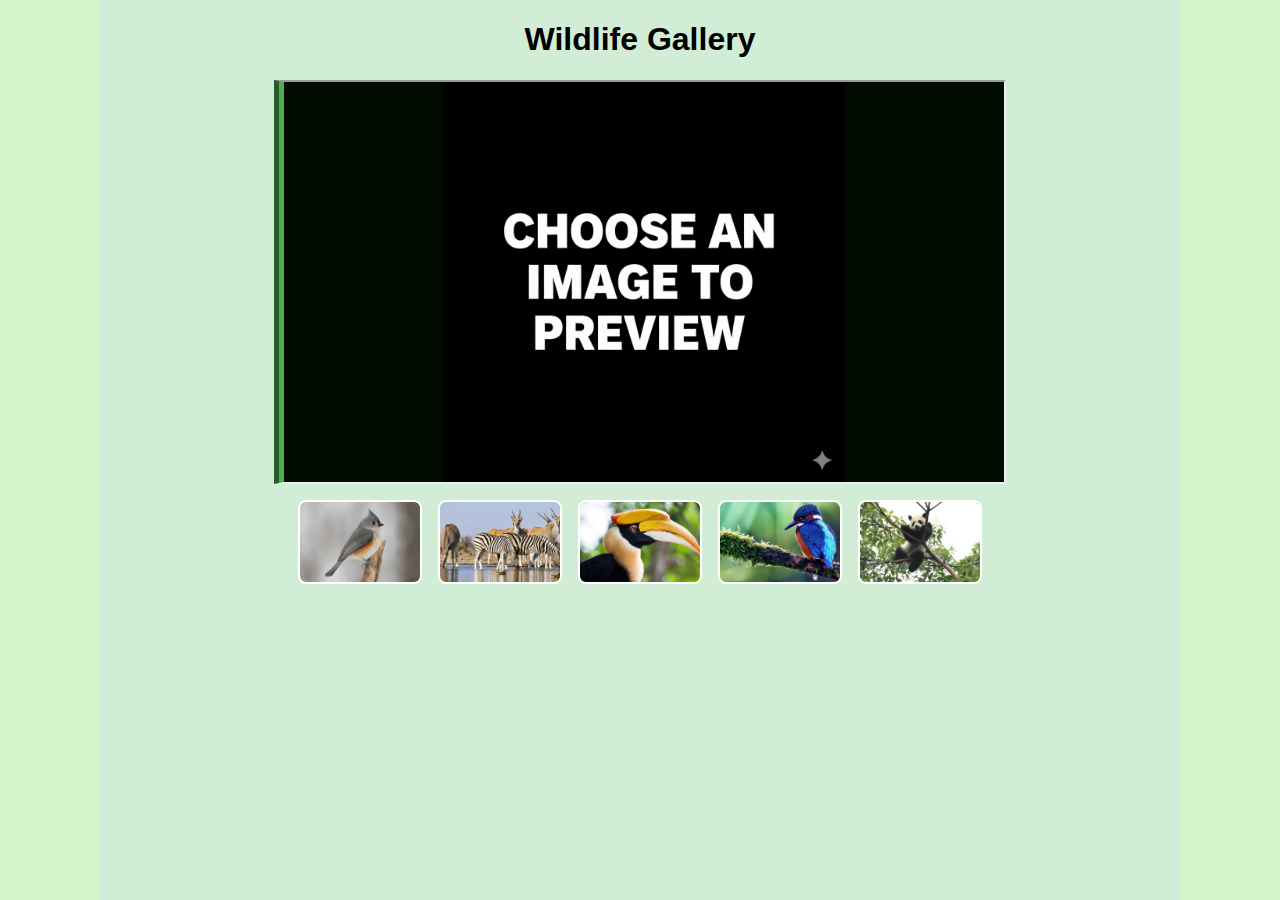
<file: index.html>
<!DOCTYPE html>
<html lang="en">
<head>
    <meta charset="UTF-8">
    <meta name="viewport" content="width=device-width, initial-scale=1.0">
    <link rel="stylesheet" href="style.css">
    <link
    rel="stylesheet"
    href="https://cdnjs.cloudflare.com/ajax/libs/animate.css/4.1.1/animate.min.css"
  />
    <title>Gallery</title>
</head>
<body>
    <div id="page">
        <h1 id="title"
        class = "animate__animated animate__swing"
        >Wildlife  Gallery</h1>

        <iframe
        src="images/preview.html"
        name="show"
        width="720"
        height="400"
        scrolling="no"
         class = "animate__animated animate__swing"
       
        ></iframe>


        <div id="thumb-box">
            <a href="images/bird.html" target="show" ><img src="images/bird.jpg"  width="150"  /></a>
            <a href="images/zebra.html" target="show" ><img src="images/zebra.jpg"  width="150"/></a>
            <a href="images/hornbill.html" target="show"><img src="images/hornbill.jpg"  width="150"/></a>
            <a href="images/kingfisher.html" target="show" "><img src="images/kingfisher.jpg"  width="150"/></a>
            <a href="images/panda.html" target="show"><img src="images/panda.jpg"  width="150"/></a>

        </div>
    </div>
    <script src="script.js"></script>
</body>
</html>
</file>
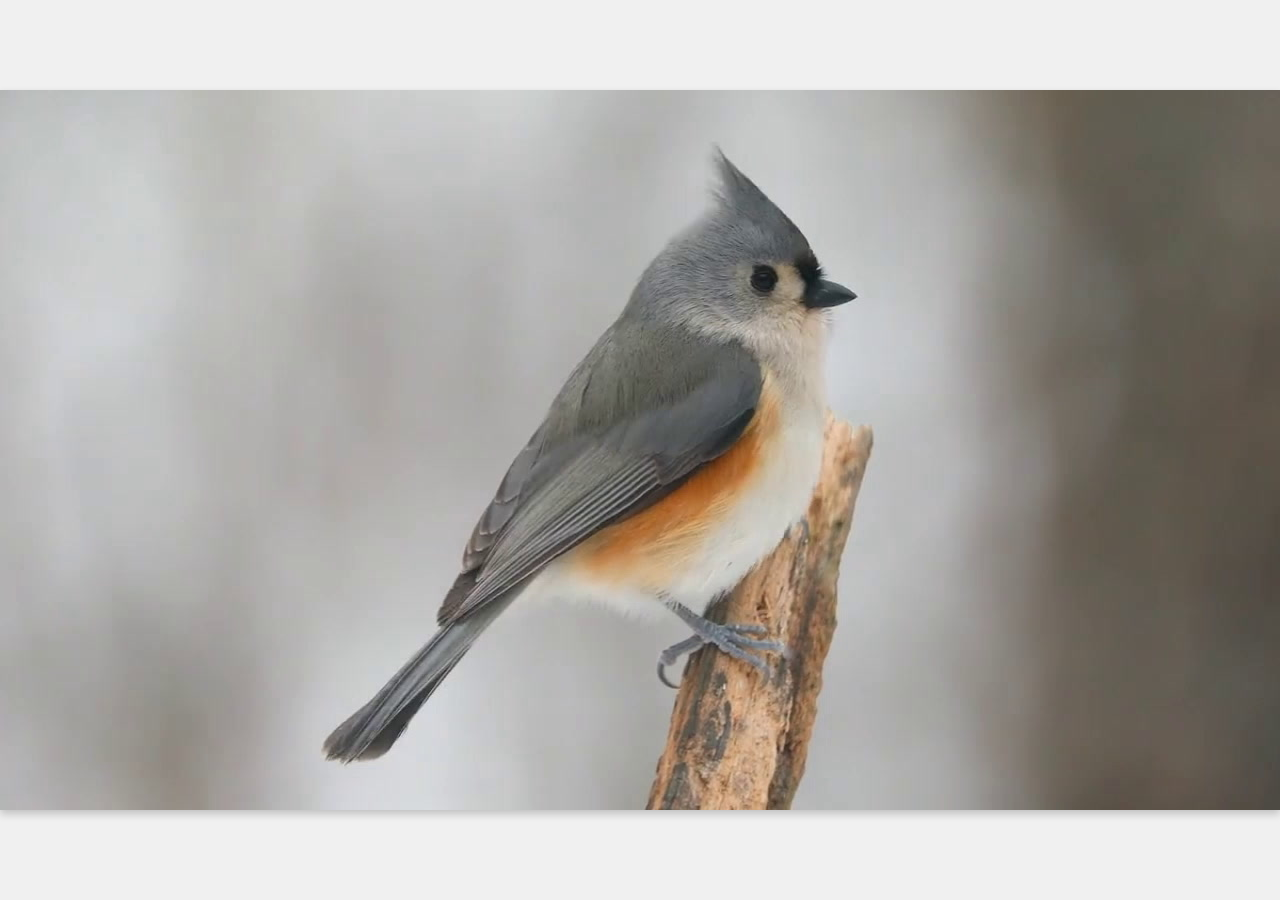
<file: images/bird.html>
<!DOCTYPE html>
<html lang="en">
<head>
    <meta charset="UTF-8">
    <meta name="viewport" content="width=device-width, initial-scale=1.0">
    <title>Image</title>

    <style>
        body {
            margin:0;
            padding:0;
            display:flex;
            justify-content:center;
            align-items:center;
            height:100vh;
            background-color:#f0f0f0;
        }

        img {
            max-width:100%;
            max-height:100%;
            box-shadow:0 4px 8px rgba(0,0,0,0.2);
            object-fit: contain;
        }
    </style>
</head>
<body>
    <img src="bird.jpg" alt="Bird"
    >
</body>
</html>
</file>
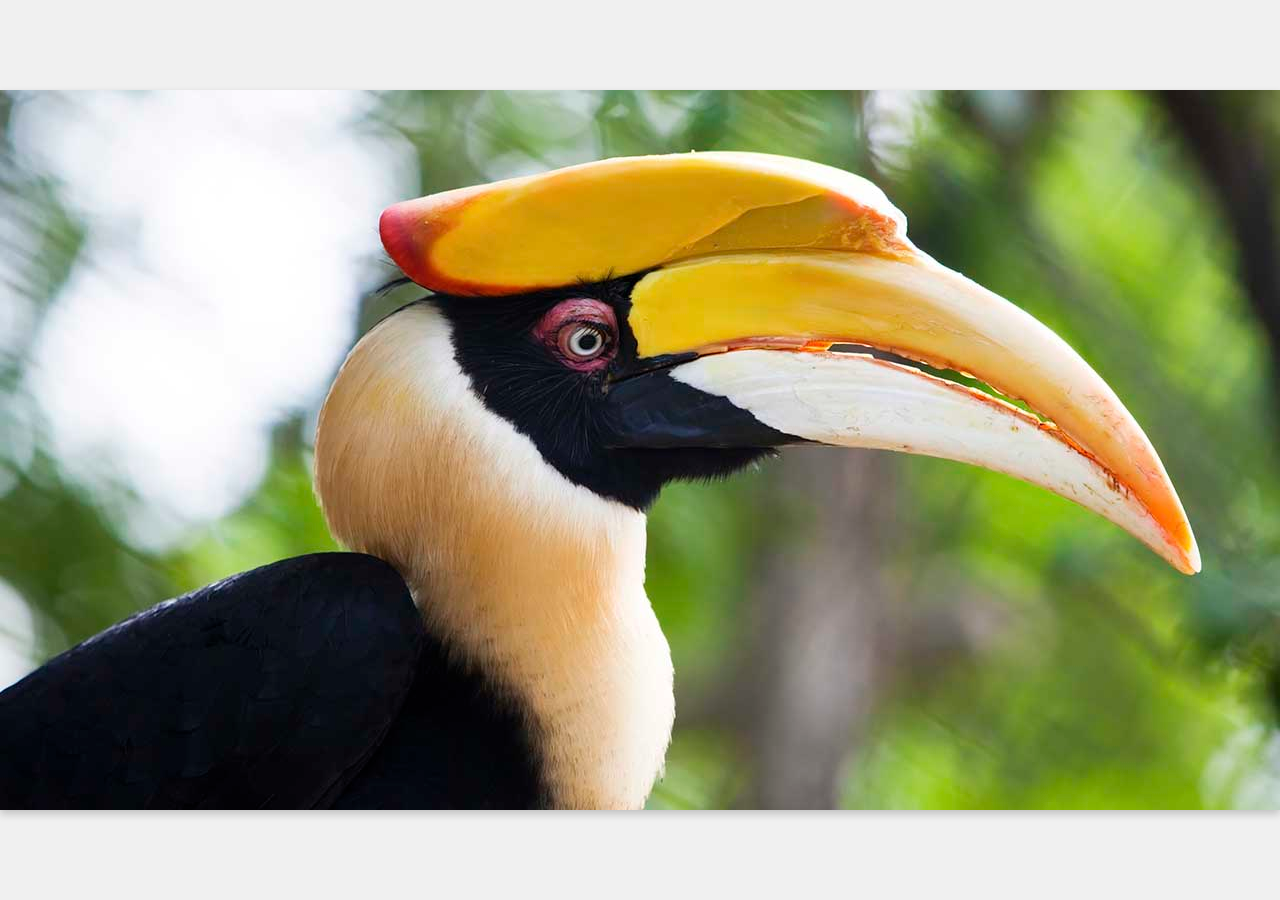
<file: images/hornbill.html>
<!DOCTYPE html>
<html lang="en">
<head>
    <meta charset="UTF-8">
    <meta name="viewport" content="width=device-width, initial-scale=1.0">
    <title>Image</title>

    <style>
        body {
            margin:0;
            padding:0;
            display:flex;
            justify-content:center;
            align-items:center;
            height:100vh;
            background-color:#f0f0f0;
        }

        img {
            max-width:100%;
            max-height:100%;
            box-shadow:0 4px 8px rgba(0,0,0,0.2);
            object-fit: contain;
        }
    </style>
</head>
<body>
    <img src="hornbill.jpg" alt="Hornbill"
    >
</body>
</html>
</file>
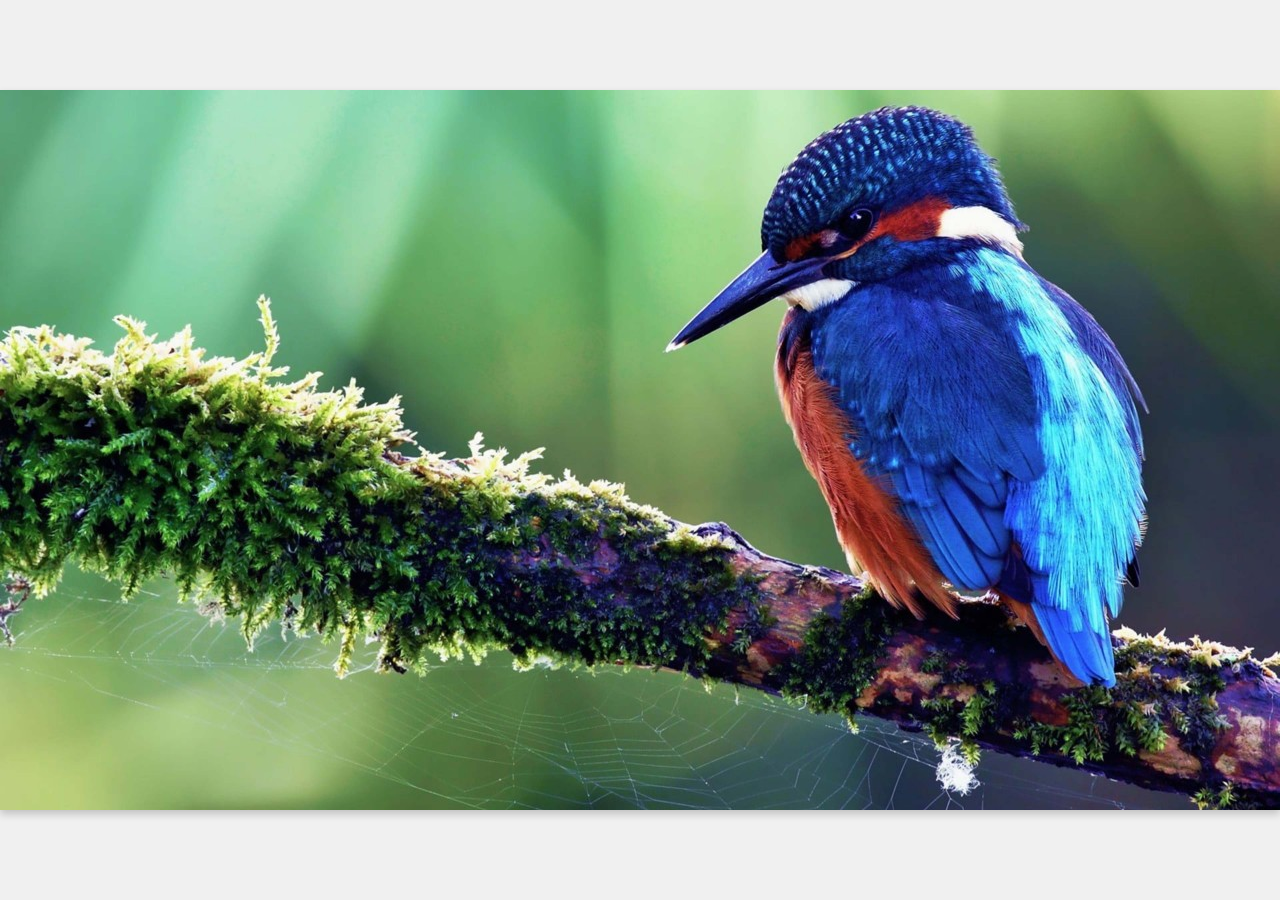
<file: images/kingfisher.html>
<!DOCTYPE html>
<html lang="en">
<head>
    <meta charset="UTF-8">
    <meta name="viewport" content="width=device-width, initial-scale=1.0">
    <title>Image</title>

    <style>
        body {
            margin:0;
            padding:0;
            display:flex;
            justify-content:center;
            align-items:center;
            height:100vh;
            background-color:#f0f0f0;
        }

        img {
            max-width:100%;
            max-height:100%;
            box-shadow:0 4px 8px rgba(0,0,0,0.2);
            object-fit: contain;
        }
    </style>
</head>
<body>
    <img src="kingfisher.jpg" alt="Kingfisher"
    >
</body>
</html>
</file>
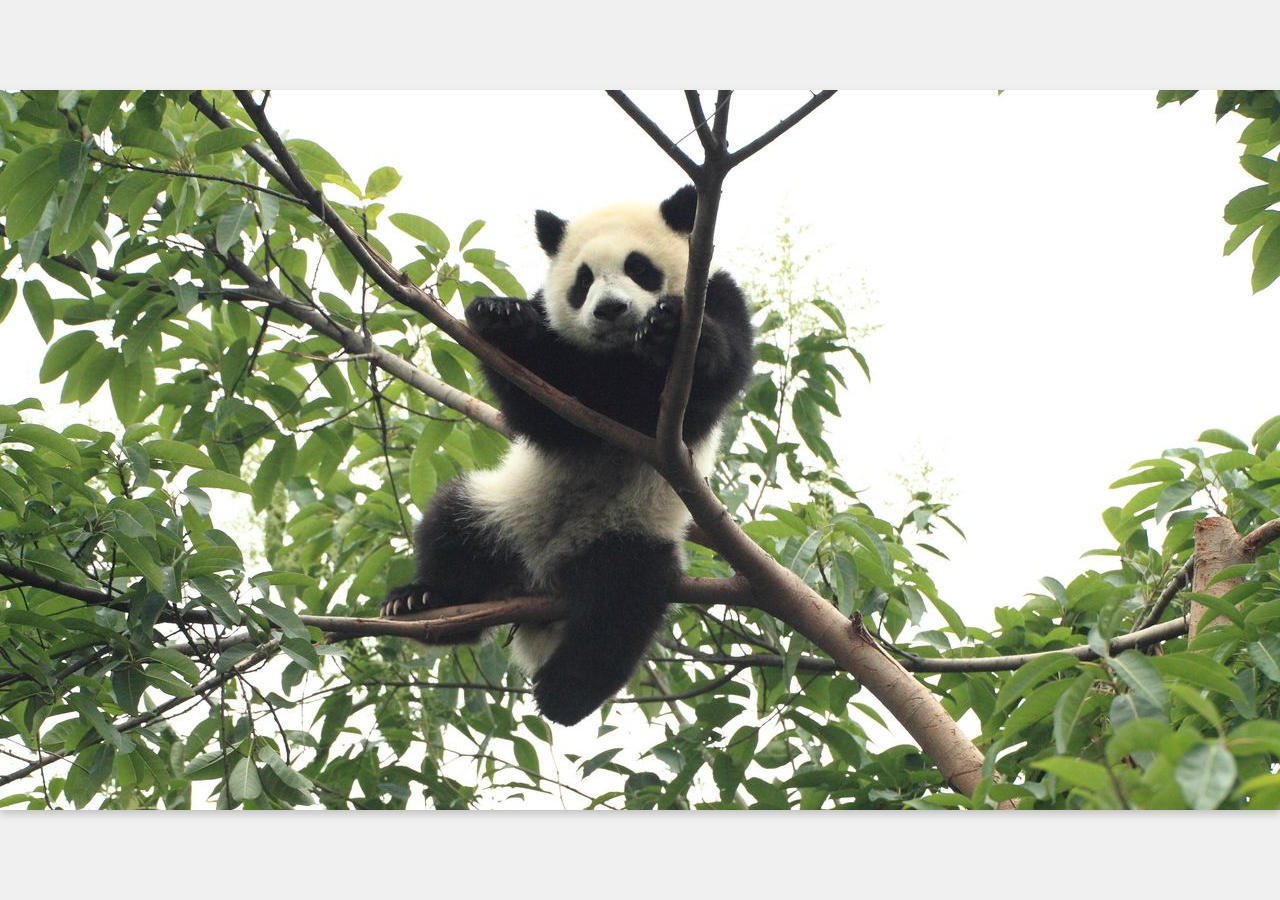
<file: images/panda.html>
<!DOCTYPE html>
<html lang="en">
<head>
    <meta charset="UTF-8">
    <meta name="viewport" content="width=device-width, initial-scale=1.0">
    <title>Image</title>

    <style>
        body {
            margin:0;
            padding:0;
            display:flex;
            justify-content:center;
            align-items:center;
            height:100vh;
            background-color:#f0f0f0;
        }

        img {
            max-width:100%;
            max-height:100%;
            box-shadow:0 4px 8px rgba(0,0,0,0.2);
            object-fit: contain;
        }
    </style>
</head>
<body>
    <img src="panda.jpg" alt="Panda"
    >
</body>
</html>
</file>
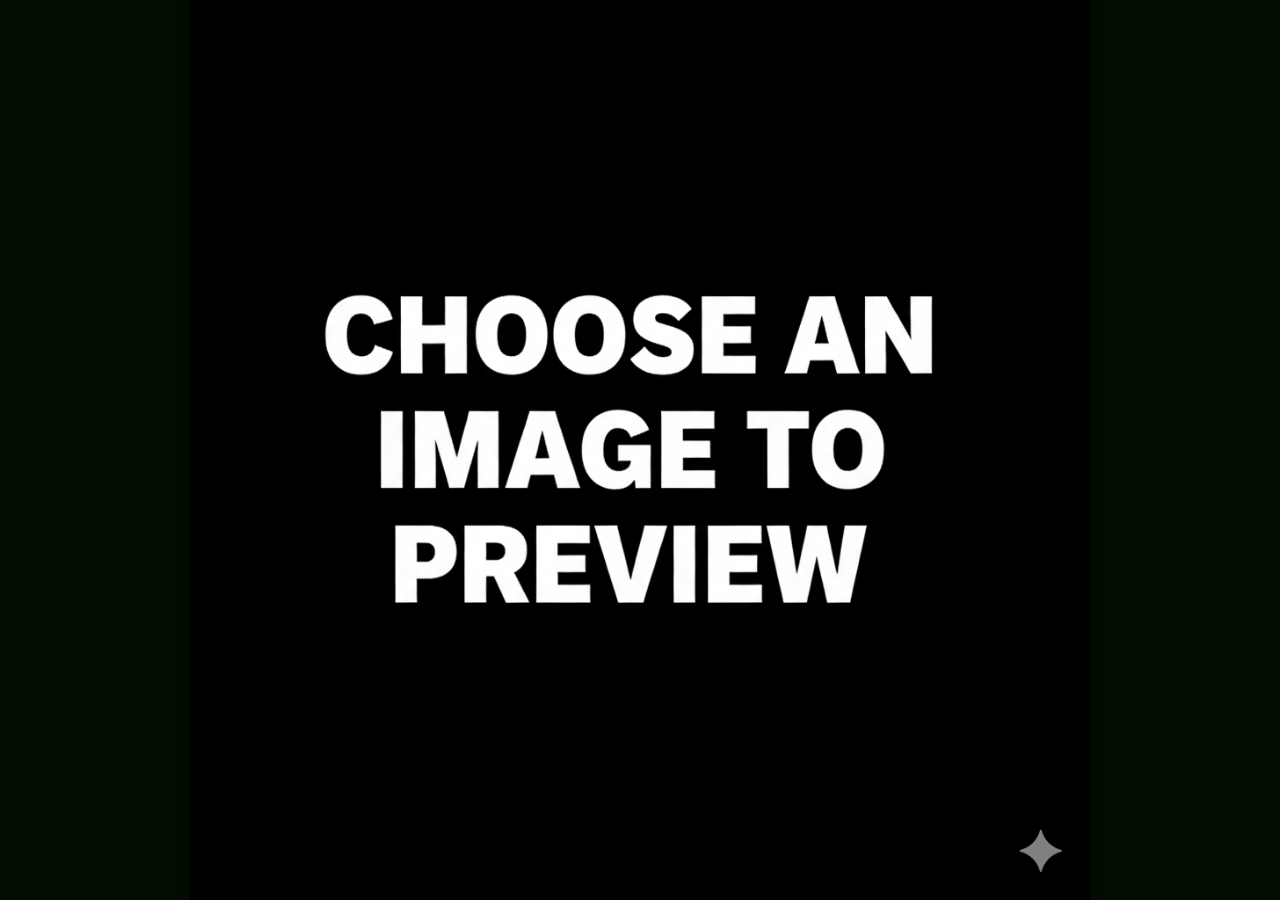
<file: images/preview.html>
<!DOCTYPE html>
<html lang="en">
<head>
    <meta charset="UTF-8">
    <meta name="viewport" content="width=device-width, initial-scale=1.0">
    <title>Image</title>

    <style>
        body {
            margin:0;
            padding:0;
            display:flex;
            justify-content:center;
            align-items:center;
            height:100vh;
            background-color:#020c01;
        }

        img {
            max-width:100%;
            max-height:100%;
            box-shadow:0 4px 8px rgba(0,0,0,0.2);
            object-fit: contain;
        }
    </style>
</head>
<body>
    <img src="preview.png" alt="preview"
    >
</body>
</html>
</file>
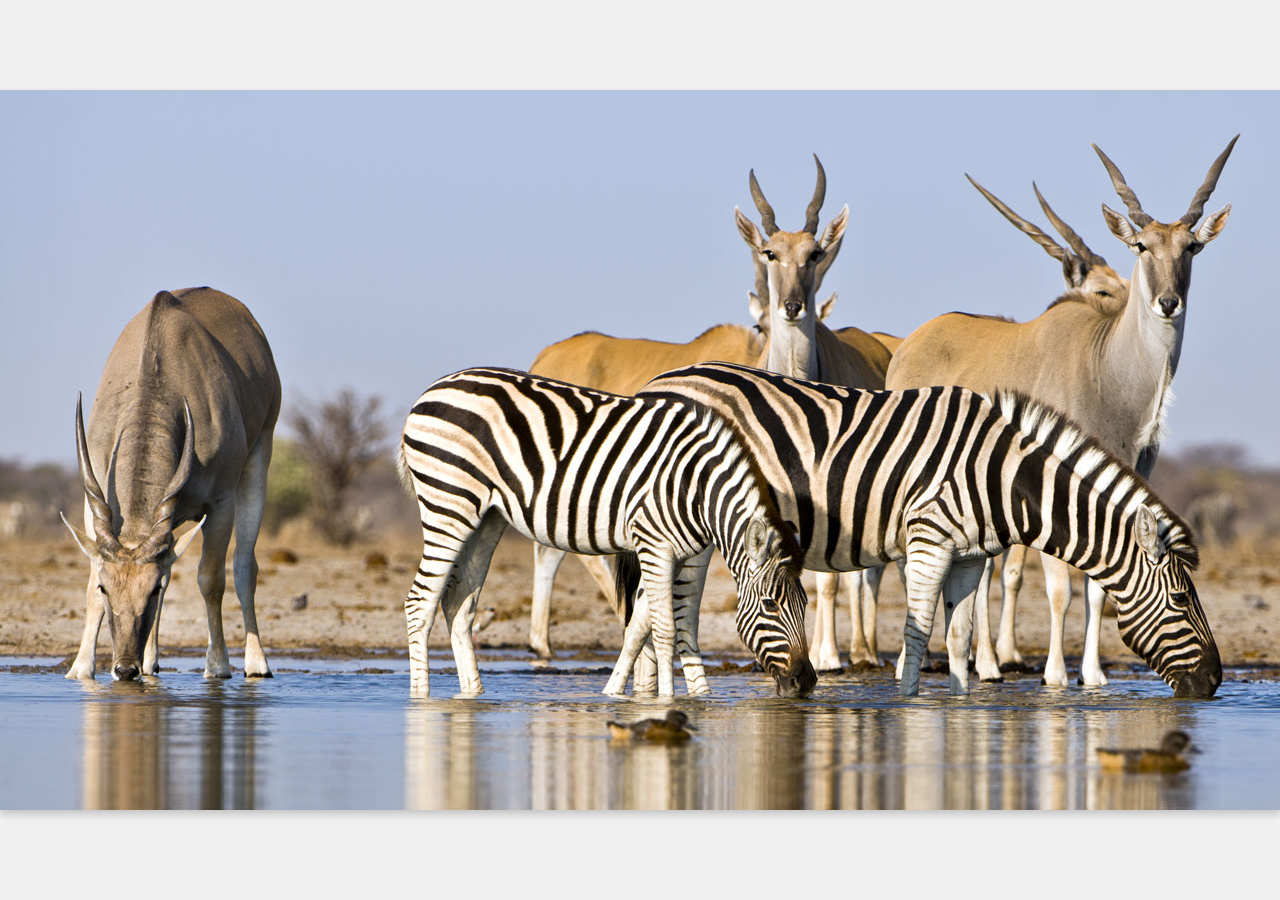
<file: images/zebra.html>
<!DOCTYPE html>
<html lang="en">
<head>
    <meta charset="UTF-8">
    <meta name="viewport" content="width=device-width, initial-scale=1.0">
    <title>Image</title>

    <style>
        body {
            margin:0;
            padding:0;
            display:flex;
            justify-content:center;
            align-items:center;
            height:100vh;
            background-color:#f0f0f0;
        }

        img {
            max-width:100%;
            max-height:100%;
            box-shadow:0 4px 8px rgba(0,0,0,0.2);
            object-fit: contain;
        }
    </style>
</head>
<body>
    <img src="zebra.jpg" alt="Zebra"
    >
</body>
</html>
</file>
<file: style.css>
body {
    background-color: #d2f5cc;
    font-family: Arial, sans-serif;
    margin: 0;
    padding: 0;
    display: flex;
    justify-content: center;
}

#page {
    width: 1080px;
    display: flex;
    flex-direction: column;
    height: 100vh;
    background: #d1edd6;
    align-items: center;
    min-height: 100vh;


}


#title {
    font-family: 'Trebuchet MS', sans-serif;
    font-size: 2rem;
}


iframe {
  
    width: 720px;
    height: 400px;
    object-fit: contain;
    border-left: 10px groove #4CAF50;
    
}

#thumb-box {
    display : flex;
    gap: 16px;
    margin-top: 16px;

}


#thumb-box img {
    width: 120px;
    height: 80px;
    object-fit: cover;
    cursor: pointer;
    border: 2px solid white;
    border-radius: 8px;
    position: relative;
    transition: border-color 0.3s ease;
}

#thumb-box img:hover {
    border-color: #4CAF50;
    transform : scale(1.2);
    transition : 0.3s ease;
}
</file>
